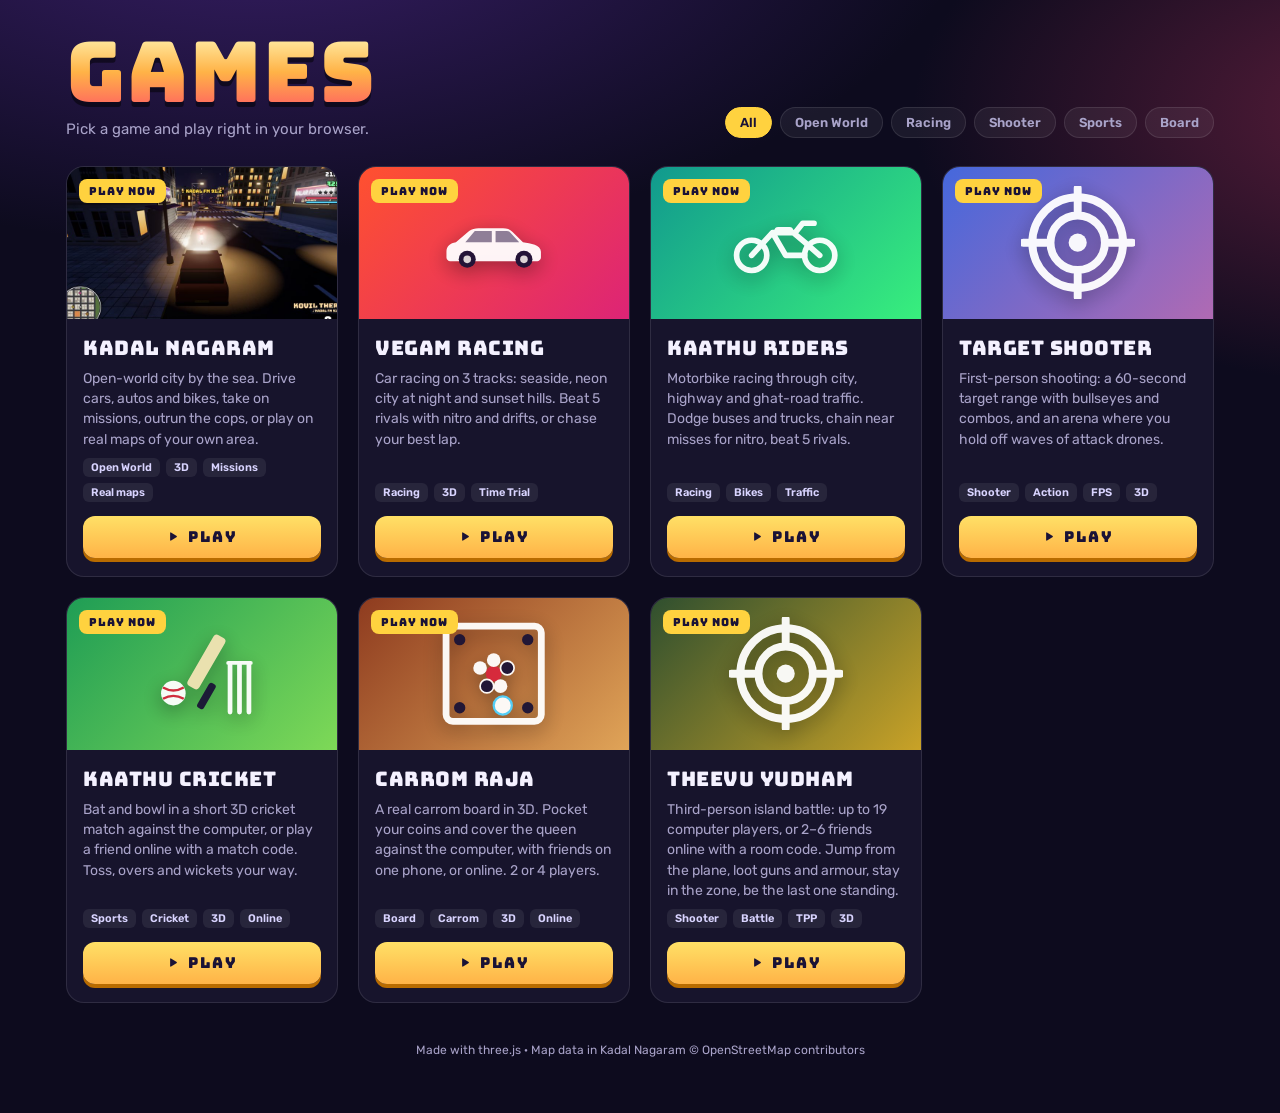
<file: index.html>
<!doctype html>
<html lang="en">
<head>
  <meta charset="utf-8">
  <meta name="viewport" content="width=device-width, initial-scale=1, viewport-fit=cover">
  <title>Games</title>
  <meta name="description" content="Browser games: open-world city, racing and more.">
  <meta name="theme-color" content="#0d0b1e">
  <link rel="preconnect" href="https://fonts.googleapis.com">
  <link rel="preconnect" href="https://fonts.gstatic.com" crossorigin>
  <link href="https://fonts.googleapis.com/css2?family=Bungee&family=Rubik:wght@400;600;800&display=swap" rel="stylesheet">
  <style>
    :root {
      --bg: #0d0b1e; --bg2: #1a1236; --card: #17142c; --line: rgba(255, 255, 255, 0.1);
      --text: #f4f1ff; --muted: #a9a3c9; --gold: #ffd23f; --hot: #ff6b4a; --cool: #4dd2ff;
      --display: 'Bungee', 'Impact', sans-serif; --ui: 'Rubik', system-ui, -apple-system, 'Segoe UI', sans-serif;
    }
    * { box-sizing: border-box; }
    html, body { margin: 0; min-height: 100%; }
    body {
      background: radial-gradient(1200px 600px at 20% -10%, #3a1f6b 0%, transparent 60%),
                  radial-gradient(900px 500px at 110% 10%, #5a1d3a 0%, transparent 55%), var(--bg);
      color: var(--text); font-family: var(--ui);
    }
    .wrap { max-width: 1180px; margin: 0 auto; padding: 32px 16px 56px; }
    header { display: flex; align-items: flex-end; justify-content: space-between; gap: 16px; flex-wrap: wrap; margin-bottom: 28px; }
    h1 {
      font: clamp(44px, 9vw, 84px) / 0.95 var(--display); margin: 0; letter-spacing: 2px;
      background: linear-gradient(180deg, #fff3b0, #ffb347 50%, #ff5e62); -webkit-background-clip: text; background-clip: text; color: transparent;
      filter: drop-shadow(0 5px 0 rgba(0, 0, 0, 0.5));
    }
    .sub { color: var(--muted); margin: 8px 0 0; font-size: 15px; }
    .filters { display: flex; gap: 8px; flex-wrap: wrap; }
    .chip { font: 600 13px var(--ui); color: var(--muted); background: rgba(255, 255, 255, 0.06); border: 1px solid var(--line); padding: 7px 14px; border-radius: 999px; cursor: pointer; }
    .chip.on { color: #1a1236; background: var(--gold); border-color: var(--gold); }
    .grid { display: grid; grid-template-columns: repeat(auto-fill, minmax(min(260px, 100%), 1fr)); gap: 20px; }
    body { overflow-x: hidden; }
    .card, .body, .desc { min-width: 0; }
    .card {
      position: relative; display: flex; flex-direction: column; background: var(--card); border: 1px solid var(--line);
      border-radius: 18px; overflow: hidden; text-decoration: none; color: inherit;
      transition: transform 0.18s ease, box-shadow 0.18s ease, border-color 0.18s ease;
    }
    .card.ready:hover, .card.ready:focus-visible { transform: translateY(-4px); border-color: rgba(255, 210, 63, 0.6); box-shadow: 0 18px 40px rgba(0, 0, 0, 0.45), 0 0 0 1px rgba(255, 210, 63, 0.3); outline: none; }
    .thumb { aspect-ratio: 16 / 9; position: relative; overflow: hidden; display: grid; place-items: center; }
    .thumb img { width: 100%; height: 100%; object-fit: cover; display: block; transition: transform 0.4s ease; }
    .card.ready:hover .thumb img { transform: scale(1.05); }
    .thumb svg { width: 42%; height: auto; opacity: 0.95; filter: drop-shadow(0 6px 10px rgba(0, 0, 0, 0.35)); }
    .badge { position: absolute; top: 12px; left: 12px; font: 11px var(--display); letter-spacing: 1px; padding: 5px 10px; border-radius: 8px; }
    .badge.play { background: var(--gold); color: #1a1236; }
    .badge.soon { background: rgba(0, 0, 0, 0.55); color: #fff; border: 1px solid rgba(255, 255, 255, 0.25); }
    .body { padding: 16px 16px 18px; display: flex; flex-direction: column; gap: 8px; flex: 1; }
    .title { font: 20px var(--display); letter-spacing: 0.5px; margin: 0; }
    .desc { color: var(--muted); font-size: 14px; line-height: 1.45; margin: 0; flex: 1; }
    .tags { display: flex; gap: 6px; flex-wrap: wrap; }
    .tag { font-size: 11px; font-weight: 600; color: #d9d4ff; background: rgba(255, 255, 255, 0.07); padding: 3px 8px; border-radius: 6px; }
    .cta { margin-top: 6px; display: inline-flex; align-items: center; justify-content: center; gap: 8px; font: 15px var(--display); letter-spacing: 2px; padding: 11px 16px; border-radius: 12px; }
    .ready .cta { background: linear-gradient(180deg, #ffe066, #ffb347); color: #1a1236; box-shadow: 0 4px 0 #b86b00; }
    .soon .cta { background: rgba(255, 255, 255, 0.06); color: var(--muted); border: 1px dashed rgba(255, 255, 255, 0.2); }
    .card.soon { cursor: default; }
    .card.soon .thumb { filter: saturate(0.85); }
    footer { margin-top: 40px; color: var(--muted); font-size: 12px; text-align: center; }
    .empty { color: var(--muted); padding: 30px; text-align: center; grid-column: 1 / -1; }
    @media (max-width: 520px) { .wrap { padding-top: 22px; } .grid { gap: 14px; } }
    /* phones held sideways: compact header, three games per row */
    @media (orientation: landscape) and (max-height: 520px) {
      .wrap { padding: 14px max(16px, env(safe-area-inset-right)) 28px max(16px, env(safe-area-inset-left)); }
      header { margin-bottom: 14px; } h1 { font-size: 40px; } .sub { font-size: 13px; margin-top: 4px; }
      .grid { grid-template-columns: repeat(3, minmax(0, 1fr)); gap: 12px; }
    }
  </style>
  <script src="pwa.js"></script>
</head>
<body>
  <div class="wrap">
    <header>
      <div>
        <h1>Games</h1>
        <p class="sub">Pick a game and play right in your browser.</p>
      </div>
      <div class="filters" id="filters"></div>
    </header>
    <main class="grid" id="grid"></main>
    <footer>Made with three.js · Map data in Kadal Nagaram © OpenStreetMap contributors</footer>
  </div>

  <script>
    // Add a new game here: put its folder next to this file and set status to 'ready'.
    const GAMES = [
      {
        id: 'kadal-nagaram', title: 'Kadal Nagaram', path: 'GTA-Game/', status: 'ready', genre: 'Open World',
        desc: 'Open-world city by the sea. Drive cars, autos and bikes, take on missions, outrun the cops, or play on real maps of your own area.',
        tags: ['3D', 'Missions', 'Real maps'], img: 'assets/kadal-nagaram.jpg',
      },
      {
        id: 'car-race', title: 'Vegam Racing', path: 'Car-Race/', status: 'ready', genre: 'Racing',
        desc: 'Car racing on 3 tracks: seaside, neon city at night and sunset hills. Beat 5 rivals with nitro and drifts, or chase your best lap.', tags: ['Racing', '3D', 'Time Trial'],
        art: ['#ff512f', '#dd2476'], icon: 'car',
      },
      {
        id: 'bike-race', title: 'Kaathu Riders', path: 'Bike-Race/', status: 'ready', genre: 'Racing',
        desc: 'Motorbike racing through city, highway and ghat-road traffic. Dodge buses and trucks, chain near misses for nitro, beat 5 rivals.', tags: ['Racing', 'Bikes', 'Traffic'],
        art: ['#11998e', '#38ef7d'], icon: 'bike',
      },
      {
        id: 'gun-game', title: 'Target Shooter', path: 'Target-Shooter/', status: 'ready', genre: 'Shooter',
        desc: 'First-person shooting: a 60-second target range with bullseyes and combos, and an arena where you hold off waves of attack drones.', tags: ['Action', 'FPS', '3D'],
        art: ['#4568dc', '#b06ab3'], icon: 'target',
      },
      {
        id: 'cricket', title: 'Kaathu Cricket', path: 'Cricket-Game/', status: 'ready', genre: 'Sports',
        desc: 'Bat and bowl in a short 3D cricket match against the computer, or play a friend online with a match code. Toss, overs and wickets your way.', tags: ['Cricket', '3D', 'Online'],
        art: ['#1f9d55', '#7ed957'], icon: 'cricket',
      },
      {
        id: 'carrom', title: 'Carrom Raja', path: 'Carrom-Game/', status: 'ready', genre: 'Board',
        desc: 'A real carrom board in 3D. Pocket your coins and cover the queen against the computer, with friends on one phone, or online. 2 or 4 players.', tags: ['Carrom', '3D', 'Online'],
        art: ['#8e3b1f', '#e0a458'], icon: 'carrom',
      },
      {
        id: 'battle', title: 'Theevu Yudham', path: 'Battle-Game/', status: 'ready', genre: 'Shooter',
        desc: 'Third-person island battle: up to 19 computer players, or 2–6 friends online with a room code. Jump from the plane, loot guns and armour, stay in the zone, be the last one standing.', tags: ['Battle', 'TPP', '3D'],
        art: ['#2f4f2f', '#c9a227'], icon: 'target',
      },
    ];

    const ICONS = {
      car: '<svg viewBox="0 0 120 60" fill="none"><path d="M10 40c0-6 4-9 10-10l14-12c3-2 6-3 10-3h26c4 0 7 1 10 4l11 11c8 1 19 3 19 10v6c0 2-2 4-4 4H14c-2 0-4-2-4-4z" fill="#fff"/><path d="M40 18h18v12H30zM62 18h12c2 0 3 1 4 2l9 10H62z" fill="#2b1d4a" opacity=".55"/><circle cx="32" cy="48" r="9" fill="#1a1236"/><circle cx="32" cy="48" r="4" fill="#ddd"/><circle cx="92" cy="48" r="9" fill="#1a1236"/><circle cx="92" cy="48" r="4" fill="#ddd"/></svg>',
      bike: '<svg viewBox="0 0 120 70" fill="none"><circle cx="24" cy="48" r="16" stroke="#fff" stroke-width="6"/><circle cx="96" cy="48" r="16" stroke="#fff" stroke-width="6"/><path d="M24 48l22-24h22l12 10 16 14M46 24l14 24h20M70 24l8-10h12" stroke="#fff" stroke-width="6" stroke-linecap="round" stroke-linejoin="round"/><rect x="48" y="18" width="20" height="8" rx="4" fill="#fff"/></svg>',
      cricket: '<svg viewBox="0 0 120 100" fill="none"><rect x="58" y="6" width="14" height="62" rx="4" transform="rotate(30 65 37)" fill="#f3e3b5"/><rect x="61" y="58" width="8" height="30" rx="3" transform="rotate(30 65 73)" fill="#1a1236"/><circle cx="30" cy="70" r="13" fill="#fff"/><path d="M19 64c7 4 15 4 22 0M19 76c7-4 15-4 22 0" stroke="#d7263d" stroke-width="2.5"/><path d="M90 40v50M100 40v50M110 40v50" stroke="#fff" stroke-width="5" stroke-linecap="round"/><path d="M88 38h24" stroke="#fff" stroke-width="4" stroke-linecap="round"/></svg>',
      carrom: '<svg viewBox="0 0 100 100" fill="none"><rect x="8" y="8" width="84" height="84" rx="6" stroke="#fff" stroke-width="6"/><circle cx="20" cy="20" r="5" fill="#1a1236"/><circle cx="80" cy="20" r="5" fill="#1a1236"/><circle cx="20" cy="80" r="5" fill="#1a1236"/><circle cx="80" cy="80" r="5" fill="#1a1236"/><circle cx="50" cy="50" r="7" fill="#d7263d"/><circle cx="38" cy="45" r="6" fill="#fff"/><circle cx="62" cy="45" r="6" fill="#1a1236" stroke="#fff" stroke-width="1.5"/><circle cx="44" cy="61" r="6" fill="#1a1236" stroke="#fff" stroke-width="1.5"/><circle cx="56" cy="61" r="6" fill="#fff"/><circle cx="50" cy="38" r="6" fill="#fff"/><circle cx="58" cy="78" r="8" fill="#fff" stroke="#4dd2ff" stroke-width="2"/></svg>',
      target: '<svg viewBox="0 0 100 100" fill="none"><circle cx="50" cy="50" r="40" stroke="#fff" stroke-width="7"/><circle cx="50" cy="50" r="24" stroke="#fff" stroke-width="7"/><circle cx="50" cy="50" r="8" fill="#fff"/><path d="M50 2v20M50 78v20M2 50h20M78 50h20" stroke="#fff" stroke-width="7" stroke-linecap="round"/></svg>',
    };

    const grid = document.getElementById('grid'), filters = document.getElementById('filters');
    let current = 'All';
    try { current = localStorage.getItem('games-filter') || 'All'; } catch (_) { /* ignore */ }

    function card(g) {
      const ready = g.status === 'ready';
      const el = document.createElement(ready ? 'a' : 'div');
      el.className = 'card ' + (ready ? 'ready' : 'soon');
      if (ready) { el.href = g.path; el.setAttribute('aria-label', 'Play ' + g.title); }
      const thumb = g.img
        ? `<img src="${g.img}" alt="${g.title} screenshot" loading="lazy">`
        : `<div style="position:absolute;inset:0;background:linear-gradient(135deg,${g.art[0]},${g.art[1]})"></div>${ICONS[g.icon] || ''}`;
      el.innerHTML = `
        <div class="thumb">${thumb}<span class="badge ${ready ? 'play' : 'soon'}">${ready ? 'PLAY NOW' : 'COMING SOON'}</span></div>
        <div class="body">
          <h2 class="title">${g.title}</h2>
          <p class="desc">${g.desc}</p>
          <div class="tags">${[g.genre, ...g.tags.filter((t) => t !== g.genre)].map((t) => `<span class="tag">${t}</span>`).join('')}</div>
          <span class="cta">${ready ? '▶ PLAY' : 'COMING SOON'}</span>
        </div>`;
      return el;
    }

    function render() {
      const genres = ['All', ...new Set(GAMES.map((g) => g.genre))];
      if (!genres.includes(current)) current = 'All';
      filters.innerHTML = '';
      for (const gname of genres) {
        const b = document.createElement('button');
        b.className = 'chip' + (gname === current ? ' on' : '');
        b.textContent = gname;
        b.onclick = () => { current = gname; try { localStorage.setItem('games-filter', gname); } catch (_) { /* ignore */ } render(); };
        filters.appendChild(b);
      }
      grid.innerHTML = '';
      const list = GAMES.filter((g) => current === 'All' || g.genre === current)
        .sort((a, b) => (a.status === b.status ? 0 : a.status === 'ready' ? -1 : 1));
      if (!list.length) grid.innerHTML = '<p class="empty">No games here yet.</p>';
      for (const g of list) grid.appendChild(card(g));
    }
    render();
  </script>
</body>
</html>
</file>
